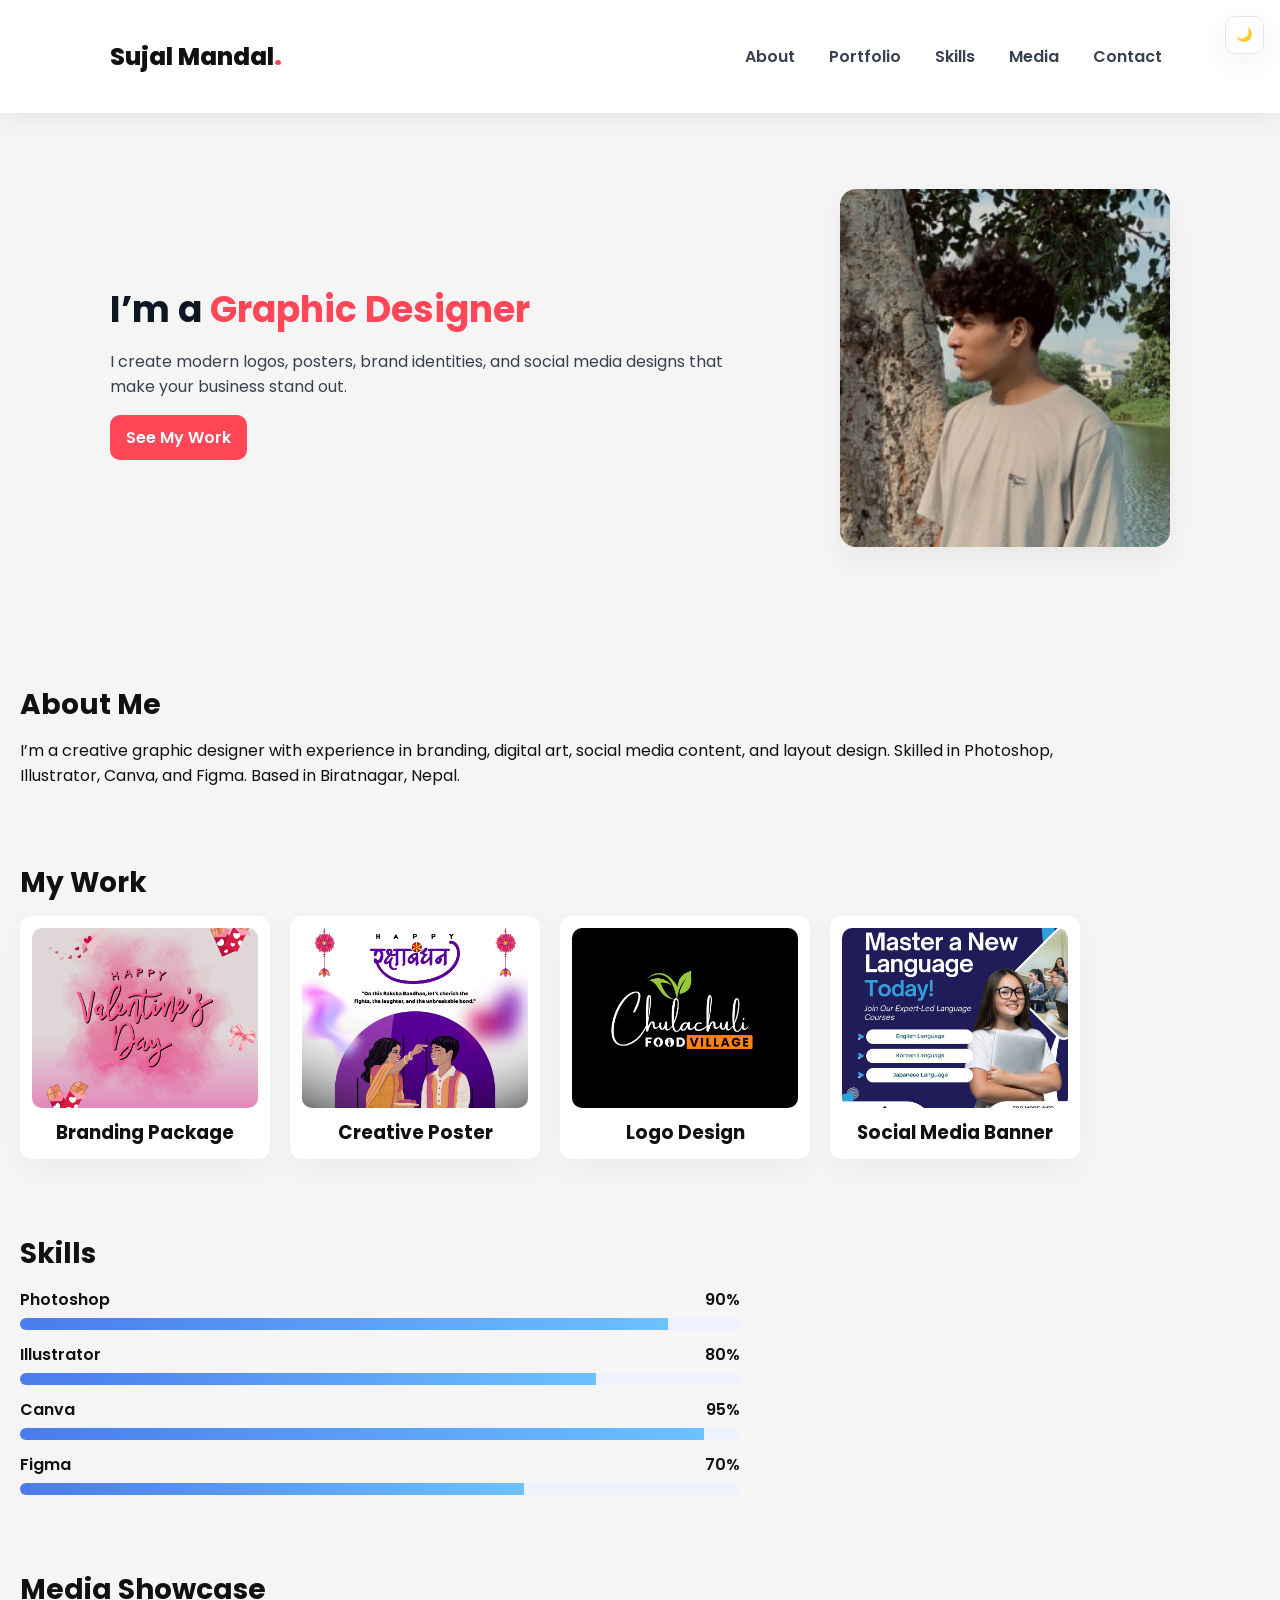
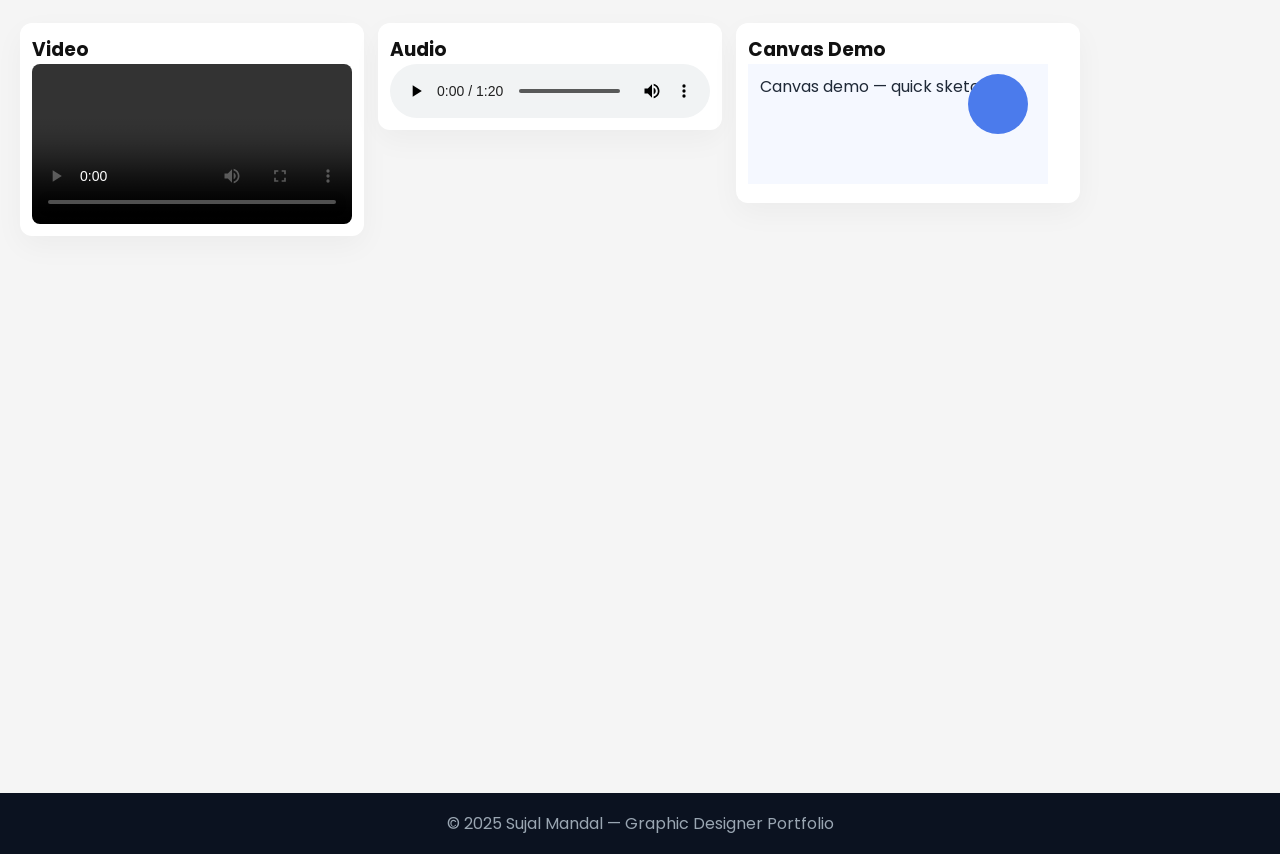
<file: index.html>
<!DOCTYPE html>
<html lang="en">

<head>
  <meta charset="UTF-8">
  <meta name="viewport" content="width=device-width, initial-scale=1.0">
  <title>Graphic Designer – Portfolio</title>
  <link rel="stylesheet" href="styles.css">
</head>

<body>

  <!-- THEME TOGGLE -->
  <button id="theme-toggle" class="theme-toggle">🌙</button>

  <!-- BACK TO TOP -->
  <button id="back-to-top" class="back-to-top">↑</button>

  <!-- HEADER -->
  <header class="header">
    <div class="container header-inner">
      <h1 class="logo">Sujal Mandal<span>.</span></h1>
      <nav>
        <ul class="nav-links">
          <li><a href="#about">About</a></li>
          <li><a href="#portfolio">Portfolio</a></li>
          <li><a href="#skills">Skills</a></li>
          <li><a href="#media">Media</a></li>
          <li><a href="#contact">Contact</a></li>
        </ul>
      </nav>
    </div>
  </header>

  <!-- HERO -->
  <section class="hero animate-on-scroll">
    <div class="container hero-content">
      <div class="hero-text">
        <h2 class="animate-up">I’m a <span>Graphic Designer</span></h2>
        <p class="animate-up">I create modern logos, posters, brand identities, and social media designs that make your business stand out.</p>
        <a href="#portfolio" class="btn animate-up">See My Work</a>
      </div>
      <div class="hero-img">
        <img src="image/Profile.JPG" alt="Designer Photo">
      </div>
    </div>
  </section>

  <!-- ABOUT -->
  <section id="about" class="about section container animate-on-scroll">
    <h2>About Me</h2>
    <p>
      I’m a creative graphic designer with experience in branding, digital art, social media content, and layout design.
      Skilled in Photoshop, Illustrator, Canva, and Figma. Based in Biratnagar, Nepal.
    </p>
  </section>

  <!-- PORTFOLIO -->
  <section id="portfolio" class="portfolio section container animate-on-scroll">
    <h2>My Work</h2>

    <div class="portfolio-grid">
      <div class="portfolio-card">
        <img src="image/work1.jpg" alt="">
        <h3>Branding Package</h3>
      </div>

      <div class="portfolio-card">
        <img src="image/work2.jpg" alt="">
        <h3>Creative Poster</h3>
      </div>

      <div class="portfolio-card">
        <img src="image/work3.jpg" alt="">
        <h3>Logo Design</h3>
      </div>

      <div class="portfolio-card">
        <img src="image/work4.jpg" alt="">
        <h3>Social Media Banner</h3>
      </div>
    </div>
  </section>

  <!-- SKILLS -->
  <section id="skills" class="section container animate-on-scroll">
    <h2>Skills</h2>

    <div class="skills-grid">
      <div>
        <div class="skill-title">
          <span>Photoshop</span><span>90%</span>
        </div>
        <div class="skill-bar" data-percent="90">
          <div class="skill-fill"></div>
        </div>
      </div>

      <div>
        <div class="skill-title">
          <span>Illustrator</span><span>80%</span>
        </div>
        <div class="skill-bar" data-percent="80">
          <div class="skill-fill"></div>
        </div>
      </div>

      <div>
        <div class="skill-title">
          <span>Canva</span><span>95%</span>
        </div>
        <div class="skill-bar" data-percent="95">
          <div class="skill-fill"></div>
        </div>
      </div>

      <div>
        <div class="skill-title">
          <span>Figma</span><span>70%</span>
        </div>
        <div class="skill-bar" data-percent="70">
          <div class="skill-fill"></div>
        </div>
      </div>

    </div>
  </section>

  <!-- MEDIA SECTION -->
  <section id="media" class="section container animate-on-scroll">
    <h2>Media Showcase</h2>

    <div class="media-row">
      <div class="media-block">
        <h3>Video</h3>
        <video controls>
          <source src="video/Portfolio.mp4" type="video/mp4">
        </video>
      </div>

      <div class="media-block">
        <h3>Audio</h3>
        <audio controls>
          <source src="audio/Music.mp3" type="audio/mp3">
        </audio>
      </div>

      <div class="media-block">
        <h3>Canvas Demo</h3>
        <canvas id="demo-canvas" width="300" height="120"></canvas>
      </div>
    </div>
  </section>

  <!-- CONTACT -->
<section id="contact" class="contact section container animate-on-scroll">
  <h2>Contact Me</h2>
  <p>Want to work together? Send me a message!</p>

  <form id="contactForm" novalidate>
    <input id="nameInput" type="text" placeholder="Your Name" required class="form-field">
    <input id="emailInput" type="email" placeholder="Your Email" required class="form-field">
    <textarea id="messageInput" rows="5" placeholder="Your Message" required class="form-field"></textarea>

    <p id="form-msg" class="form-msg" aria-live="polite"></p>

    <button id="submitBtn" class="btn glow" type="submit">
      <span class="btn-text">Send Message</span>
      <span class="btn-spinner" aria-hidden="true"></span>
    </button>
  </form>

  <!-- success animation overlay (hidden by default) -->
  <div id="submit-success" class="submit-success" aria-hidden="true">
    <svg viewBox="0 0 52 52" class="checkmark"><path d="M14 27 l7 7 17-17" stroke="#fff" stroke-width="4" fill="none" stroke-linecap="round" stroke-linejoin="round"/></svg>
    <p>Message sent!</p>
  </div>
</section>


  <!-- FOOTER -->
  <footer>
    <p>© 2025 Sujal Mandal — Graphic Designer Portfolio</p>
  </footer>

  <script src="script.js"></script>
</body>

</html>
</file>
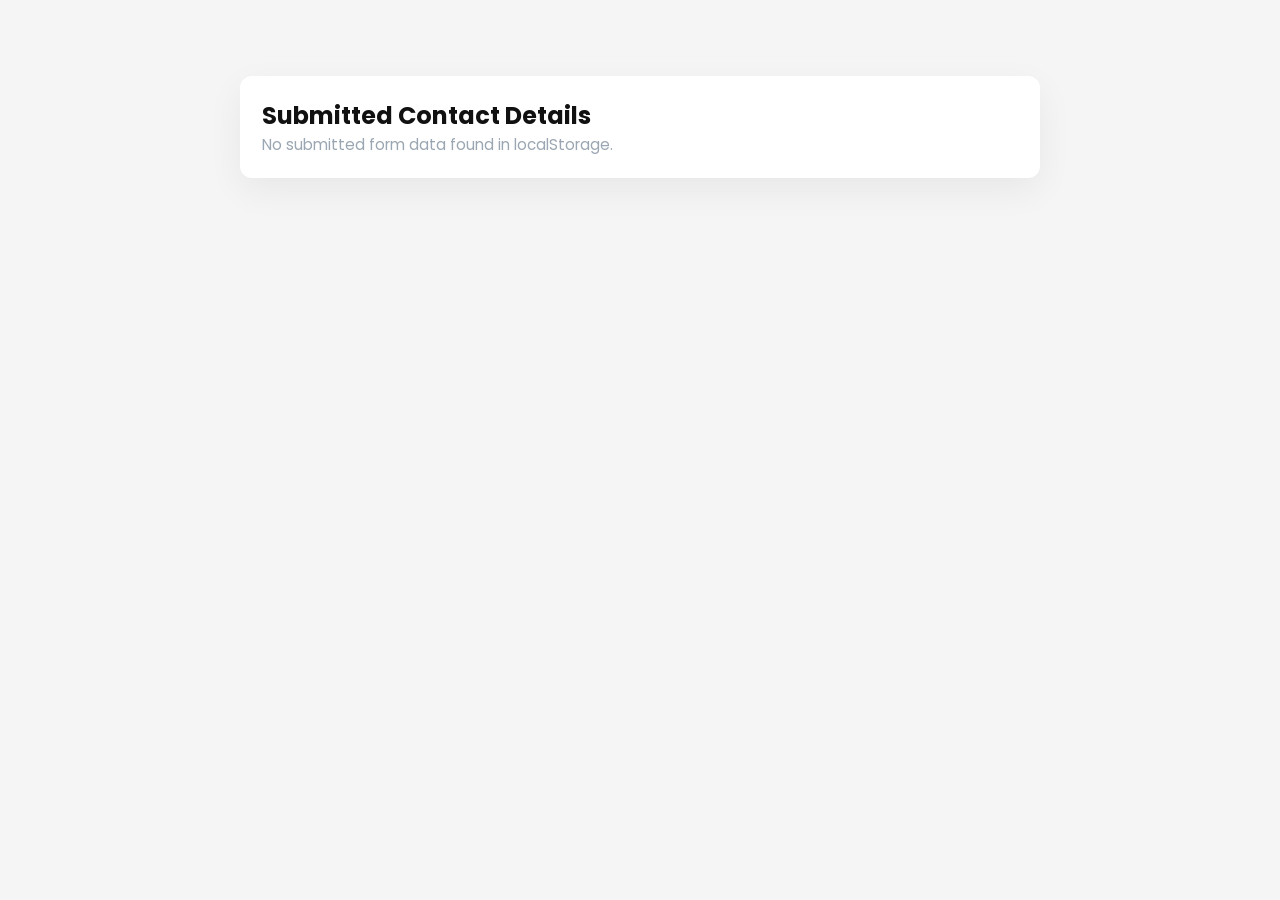
<file: form_details.html>
<!DOCTYPE html>
<html lang="en">
<head>
  <meta charset="utf-8" />
  <meta name="viewport" content="width=device-width,initial-scale=1" />
  <title>Form Details</title>
  <link rel="stylesheet" href="styles.css">
  <style>
    /* small overrides for the details card */
    .details-wrap { max-width:800px; margin:56px auto; padding:22px; background:#fff; border-radius:12px; box-shadow:0 12px 36px rgba(2,6,23,0.06); }
    html.dark-mode .details-wrap { background: var(--card); color: var(--fg-light); border:1px solid rgba(255,255,255,0.04);}
    .details-row { margin-bottom:12px; }
    .details-row strong { display:inline-block; width:100px; }
    .controls { margin-top:18px; display:flex; gap:12px; align-items:center; }
    .small-muted { color:var(--muted); font-size:.95rem; }
  </style>
</head>
<body>
  <div class="container">
    <div class="details-wrap">
      <h2>Submitted Contact Details</h2>
      <div id="no-data" class="small-muted">Loading submitted data...</div>

      <div id="details" style="display:none;">
        <div class="details-row"><strong>Name:</strong> <span id="detailName"></span></div>
        <div class="details-row"><strong>Email:</strong> <span id="detailEmail"></span></div>
        <div class="details-row"><strong>Message:</strong> <div id="detailMessage" style="white-space:pre-wrap; margin-top:6px;"></div></div>
        <div class="details-row"><strong>Sent at:</strong> <span id="detailTime"></span></div>

        <div class="controls">
          <a id="backHome" href="index.html" class="btn">Back Home</a>
          <button id="clearData" class="btn">Clear Saved Data</button>
          <a id="mailtoBtn" class="btn btn-ghost" href="#" target="_blank">Open Email Client</a>
        </div>
      </div>
    </div>
  </div>

  <script>
    const raw = localStorage.getItem('portfolio_contact');
    const noDataEl = document.getElementById('no-data');
    const detailsEl = document.getElementById('details');
    if (!raw) {
      noDataEl.textContent = 'No submitted form data found in localStorage.';
    } else {
      try {
        const data = JSON.parse(raw);
        document.getElementById('detailName').textContent = data.name || '';
        document.getElementById('detailEmail').textContent = data.email || '';
        document.getElementById('detailMessage').textContent = data.message || '';
        document.getElementById('detailTime').textContent = data.submittedAt ? new Date(data.submittedAt).toLocaleString() : '';
        noDataEl.style.display = 'none';
        detailsEl.style.display = 'block';

        const mailto = `mailto:${encodeURIComponent(data.email)}?subject=${encodeURIComponent('Re: your message')}&body=${encodeURIComponent('Hi ' + data.name + ',%0D%0A%0D%0AThanks for your message:%0D%0A' + data.message)}`;
        document.getElementById('mailtoBtn').setAttribute('href', mailto);
      } catch (e) {
        noDataEl.textContent = 'Stored data was invalid or corrupted.';
        console.warn(e);
      }
    }

    document.getElementById('clearData').addEventListener('click', () => {
      localStorage.removeItem('portfolio_contact');
      location.reload();
    });
  </script>
</body>
</html>
</file>
<file: styles.css>
/* -------------------- FONTS & ROOT -------------------- */
@import url('https://fonts.googleapis.com/css2?family=Poppins:wght@300;400;600;800&display=swap');

:root{
  --bg: #0f1724;
  --card: #0b1220;
  --muted: #9aa6b2;
  --fg-light: #e6eef8;
  --primary: #ff4757;
  --accent: #4b7bec;
  --surface: #ffffff;
  --radius: 12px;
  --transition: 250ms cubic-bezier(.2,.9,.2,1);
}

/* -------------------- RESET -------------------- */
*{box-sizing:border-box;margin:0;padding:0;font-family:'Poppins',sans-serif}
html,body{height:100%}
body{
  background:#f5f5f5;
  color:#111;
  -webkit-font-smoothing:antialiased;
  -moz-osx-font-smoothing:grayscale;
  transition: background var(--transition), color var(--transition);
  font-size:16px;
}
.container{width:90%;max-width:1100px;margin:0 auto;padding:1.25rem}
a{text-decoration:none;color:inherit}

/* -------------------- Page load -------------------- */
/* subtle page fade on load */
body { opacity: 0; animation: pageFadeIn .6s ease forwards; }
@keyframes pageFadeIn { to { opacity: 1; } }

/* -------------------- Buttons -------------------- */
.btn{
  display:inline-block;
  background:var(--primary);
  color:#fff;
  padding:10px 16px;
  border-radius:10px;
  font-weight:600;
  border:none;
  cursor:pointer;
  transition: transform 220ms ease, box-shadow 220ms ease;
  will-change: transform, box-shadow;
}
.btn:hover{
  transform: translateY(-3px);
  box-shadow: 0 12px 30px rgba(255,71,87,0.18);
}
.btn:active{ transform: translateY(-1px); }

/* subtle "glow" variant when using .glow */
.btn.glow{
  box-shadow: 0 12px 40px rgba(75,123,236,0.12);
}

/* -------------------- Theme toggle & back-to-top -------------------- */
.theme-toggle{
  position:fixed; right:16px; top:16px; z-index:1200;
  background:#fff; border:1px solid #e6e6e6; padding:8px 10px; border-radius:10px;
  cursor:pointer; box-shadow:0 8px 30px rgba(2,6,23,0.06); transition: transform .15s, background .2s;
}
.theme-toggle:active{ transform: scale(.98); }

.back-to-top{
  position:fixed; right:16px; bottom:16px; z-index:1200; width:44px; height:44px; border-radius:50%;
  border:none; background:var(--primary); color:#fff; font-weight:700; display:none; cursor:pointer;
  box-shadow:0 12px 34px rgba(75,123,236,0.12); transition: opacity .28s ease, transform .18s;
}
.back-to-top.show{ display:block; opacity:1; }
.back-to-top:active{ transform:scale(.96) }

/* -------------------- Header & Nav -------------------- */
.header{
  background:#fff; padding:18px 0; position:sticky; top:0; z-index:900;
  box-shadow:0 8px 24px rgba(2,6,23,0.06); transition: background var(--transition), box-shadow var(--transition);
}
.header-inner{ display:flex; align-items:center; justify-content:space-between; gap:18px; }
.logo{ font-size:24px; font-weight:800; color:#111; }
.logo span{ color:var(--primary); }

.nav-links{ list-style:none; display:flex; gap:18px; align-items:center; }
.nav-links a{
  padding:6px 8px; border-radius:8px; font-weight:600; color:#374151; position:relative; display:inline-block;
  transition: color .18s ease;
}
/* underline animation */
.nav-links a::after{
  content:""; position:absolute; left:50%; bottom:-6px; transform:translateX(-50%); width:0; height:3px; border-radius:3px;
  background:var(--primary); transition: width .28s cubic-bezier(.2,.9,.2,1);
}
.nav-links a:hover::after{ width:60%; }

/* focus outline for accessibility */
a:focus, button:focus, input:focus, textarea:focus{ outline: 3px solid rgba(75,123,236,0.12); outline-offset:3px }

/* -------------------- Hero -------------------- */
.hero{ padding:56px 0; }
.hero-content{ display:flex; align-items:center; justify-content:space-between; gap:24px; }
.hero-text{ width:58%; }

/* animate-up helper for initial hero elements */
.animate-up{ opacity:0; transform:translateY(10px); animation:animUp .6s cubic-bezier(.2,.9,.2,1) forwards; }
.animate-up:nth-child(1){ animation-delay:0.15s }
.hero-text h2.animate-up{ animation-delay:0.12s }
.hero-text p.animate-up{ animation-delay:0.26s }
@keyframes animUp{ to { opacity:1; transform:none } }

.hero-text h2{ font-size:36px; margin-bottom:12px; color:#0f1724 }
.hero-text h2 span{ color:var(--primary) }
.hero-text p{ color:#374151; margin-bottom:16px }

.hero-img img{
  width:330px; border-radius:16px; object-fit:cover;
  box-shadow:0 12px 30px rgba(2,6,23,0.06);
  transition: transform 4s ease-in-out;
  /* subtle float via CSS animation */
  animation:heroFloat 6s ease-in-out infinite;
}
@keyframes heroFloat{
  0% { transform: translateY(0); }
  50% { transform: translateY(-8px); }
  100% { transform: translateY(0); }
}

/* -------------------- Sections -------------------- */
.section{ margin:48px 0; padding-top:6px; }
.section h2{ font-size:28px; margin-bottom:12px; opacity:0; transform:translateY(10px); transition: opacity .45s, transform .45s; }
.section.in-view h2{ opacity:1; transform:none; }

/* animate-on-scroll class (applied by JS) */
.animate-on-scroll{ opacity:0; transform:translateY(18px); transition: opacity .7s ease, transform .7s ease; }
.animate-on-scroll.in-view{ opacity:1; transform:none; }

/* -------------------- Portfolio -------------------- */
.portfolio-grid{ display:grid; grid-template-columns:repeat(auto-fit,minmax(220px,1fr)); gap:20px; }
.portfolio-card{
  background:#fff; padding:12px; border-radius:12px; text-align:center;
  box-shadow:0 10px 30px rgba(2,6,23,0.04); transition: transform .28s cubic-bezier(.2,.9,.2,1), box-shadow .28s;
  will-change: transform;
}
.portfolio-card img{ width:100%; height:180px; object-fit:cover; border-radius:10px; display:block; }
.portfolio-card h3{ margin-top:10px; color:#111; }

/* hover tilt + glow */
.portfolio-card:hover{
  transform: translateY(-10px) rotateX(0deg) scale(1.02);
  box-shadow:0 20px 60px rgba(2,6,23,0.12);
}
.portfolio-card:active{ transform: translateY(-6px) scale(.998) }

/* make cards reveal in stagger via JS (JS will add .in-view to parent grid) */
.portfolio-grid.in-view .portfolio-card{ opacity:1; transform:none; }
.portfolio-grid.in-view .portfolio-card:nth-child(1){ transition-delay:.06s }
.portfolio-grid.in-view .portfolio-card:nth-child(2){ transition-delay:.12s }
.portfolio-grid.in-view .portfolio-card:nth-child(3){ transition-delay:.18s }
.portfolio-grid.in-view .portfolio-card:nth-child(4){ transition-delay:.24s }

/* -------------------- Skills -------------------- */
.skills-grid{ display:grid; gap:12px; max-width:720px; }
.skill-title{ display:flex; justify-content:space-between; font-weight:600; color:#111; margin-bottom:6px; }
.skill-bar{ background:#eef2ff; border-radius:999px; height:12px; overflow:hidden; }
.skill-fill{ height:100%; width:0%; background: linear-gradient(90deg,var(--accent),#6cc1ff); transition: width 1.2s cubic-bezier(.2,.9,.2,1); }

/* -------------------- Media & Slider -------------------- */
.media-row{ display:grid; grid-template-columns:repeat(auto-fit,minmax(220px,1fr)); gap:14px; align-items:start; margin-bottom:12px; }
.media-block{ background:#fff; padding:12px; border-radius:12px; box-shadow:0 10px 30px rgba(2,6,23,0.04); transition: transform .28s, opacity .28s; opacity:0; transform:translateY(10px); }
.media-block.in-view{ opacity:1; transform:none; }
.media-block video, .media-block audio{ width:100%; border-radius:8px; display:block; }

/* slider */
.slider{ display:flex; align-items:center; gap:10px; margin-top:10px; }
.slides{ width:320px; height:200px; border-radius:10px; overflow:hidden; border:1px solid #eee; }
.slides img{ width:100%; height:100%; object-fit:cover; display:none; opacity:0; transform:scale(1.02); transition: opacity .45s, transform .45s; }
.slides img.active{ display:block; opacity:1; transform:none; }
.prev, .next{ background:#fff; border:1px solid #eee; padding:8px 10px; border-radius:8px; cursor:pointer; transition: transform .12s; }
.prev:active, .next:active{ transform:scale(.98) }

/* -------------------- Contact form -------------------- */
.contact form{ display:grid; gap:12px; max-width:700px; }
.contact input, .contact textarea{ padding:12px; border-radius:10px; border:1px solid #ccc; transition: box-shadow .18s, border-color .18s; }
.contact input:focus, .contact textarea:focus{ box-shadow:0 8px 30px rgba(75,123,236,0.08); border-color:var(--accent); outline:none; }
.form-msg{ min-height:18px; color:#0f5132; }

/* -------------------- Footer -------------------- */
footer{ background:#0b1220; color:#9aa6b2; text-align:center; padding:18px 0; margin-top:40px; }

/* -------------------- Dark mode (keeps UI same) -------------------- */
html.dark-mode, html.dark-mode body { background: var(--bg) !important; color: var(--fg-light) !important; }
/* ensure headings and text are visible */
html.dark-mode h1, html.dark-mode h2, html.dark-mode h3, html.dark-mode p, html.dark-mode a, html.dark-mode span {
  color: var(--fg-light) !important;
}
html.dark-mode .header{ background: rgba(7,10,18,0.7) !important; backdrop-filter: blur(6px); }
html.dark-mode .nav-links a{ color: var(--fg-light) !important; }
html.dark-mode .portfolio-card, html.dark-mode .media-block, html.dark-mode .skill-bar {
  background: var(--card) !important; color: var(--fg-light) !important; border: 1px solid rgba(255,255,255,0.04);
}
html.dark-mode .hero-text h2{ color: var(--fg-light) !important; }
html.dark-mode .hero-text p{ color: var(--muted) !important; }
html.dark-mode input, html.dark-mode textarea { background:#071021; color:#fff; border-color:#233243 }

/* -------------------- Responsive -------------------- */
@media (max-width: 900px){
  .hero-content{ display:block; text-align:center; }
  .hero-text{ width:100%; margin-bottom:14px; }
  .hero-img img{ width:100%; max-width:360px; margin:0 auto; display:block; }
  .slides{ width:100%; }
  .nav-links{ gap:10px; }
}

/* -------------------- Small polish & performance -------------------- */
/* prefer-reduced-motion support */
@media (prefers-reduced-motion: reduce){
  *{ animation-duration: 0.01ms !important; animation-iteration-count: 1 !important; transition-duration: 0.01ms !important; scroll-behavior: auto !important; }
}

.form-field {
  opacity: 0;
  transform: translateY(10px);
  animation: fadeField 0.6s ease forwards;
}
@keyframes fadeField {
  to {
    opacity: 1;
    transform: none;
  }
}

/* ------------------ Form spinner, shake, success ------------------ */

/* spinner inside button */
.btn-spinner {
  display: inline-block;
  width: 18px;
  height: 18px;
  margin-left: 8px;
  border: 2px solid rgba(255,255,255,0.18);
  border-top-color: #fff;
  border-radius: 50%;
  animation: spin 0.85s linear infinite;
  vertical-align: middle;
  opacity: 0;
  transform: scale(.9);
  transition: opacity .18s, transform .18s;
}
.btn.loading .btn-spinner { opacity: 1; transform: scale(1); }
.btn.loading .btn-text { opacity: .6; }

/* spinner color for dark mode */
html.dark-mode .btn-spinner { border: 2px solid rgba(255,255,255,0.18); border-top-color: #fff; }

@keyframes spin { to { transform: rotate(360deg); } }

/* shake animation for invalid input / form */
@keyframes shake {
  0% { transform: translateX(0); }
  20% { transform: translateX(-8px); }
  40% { transform: translateX(8px); }
  60% { transform: translateX(-6px); }
  80% { transform: translateX(6px); }
  100% { transform: translateX(0); }
}
.form-shake { animation: shake 420ms cubic-bezier(.36,.07,.19,.97); }

/* small error highlight */
.input-error { box-shadow: 0 6px 24px rgba(185,28,28,0.12); border-color: #b91c1c !important; }

/* success overlay */
.submit-success {
  position: fixed;
  left: 50%;
  top: 25%;
  transform: translate(-50%, -50%) scale(.9);
  background: var(--primary);
  color: #fff;
  padding: 18px 26px;
  border-radius: 14px;
  box-shadow: 0 20px 60px rgba(15,23,36,0.28);
  display: flex;
  gap: 12px;
  align-items: center;
  z-index: 2000;
  opacity: 0;
  pointer-events: none;
  transition: opacity .28s ease, transform .28s ease;
}
.submit-success.show {
  opacity: 1;
  transform: translate(-50%, -50%) scale(1);
  pointer-events: auto;
}
.submit-success .checkmark { width: 44px; height: 44px; }

/* small accessible message color */
.form-msg.error { color: #b91c1c; }
.form-msg.success { color: #0f5132; }
</file>
